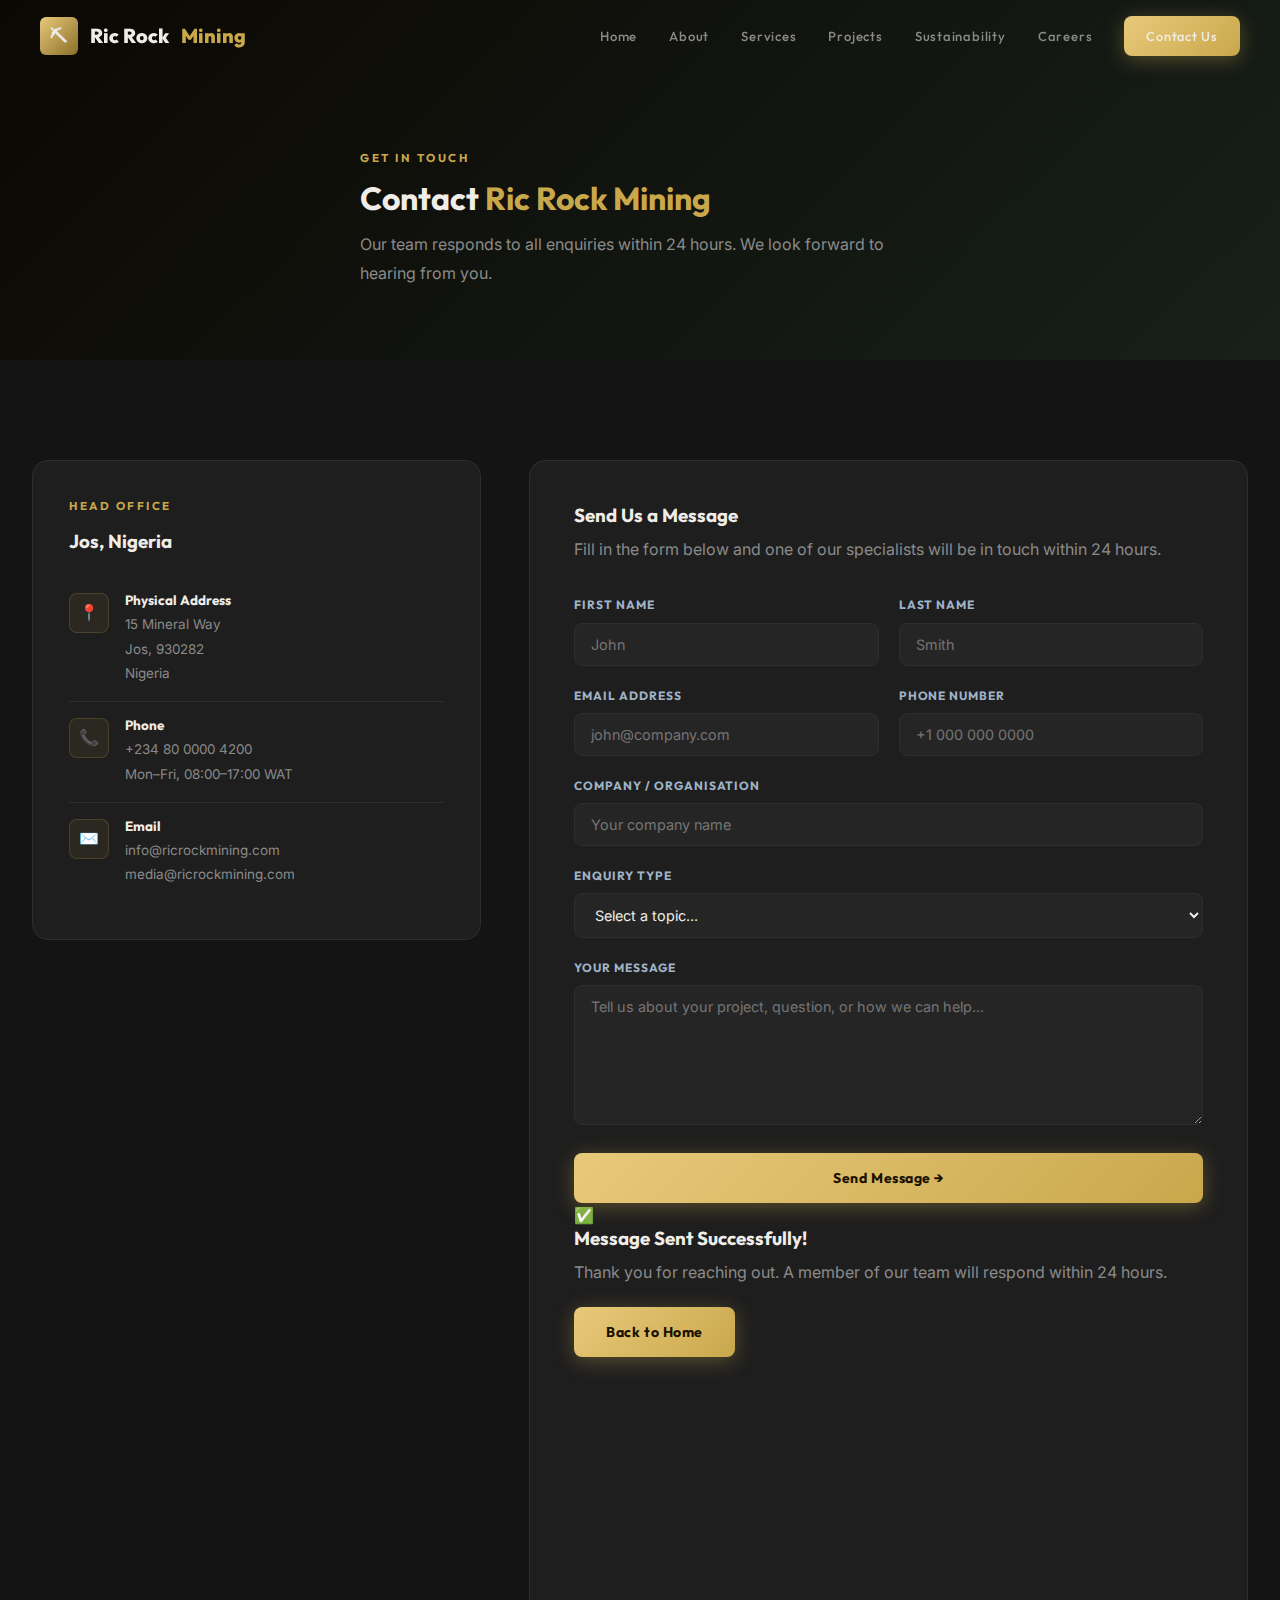
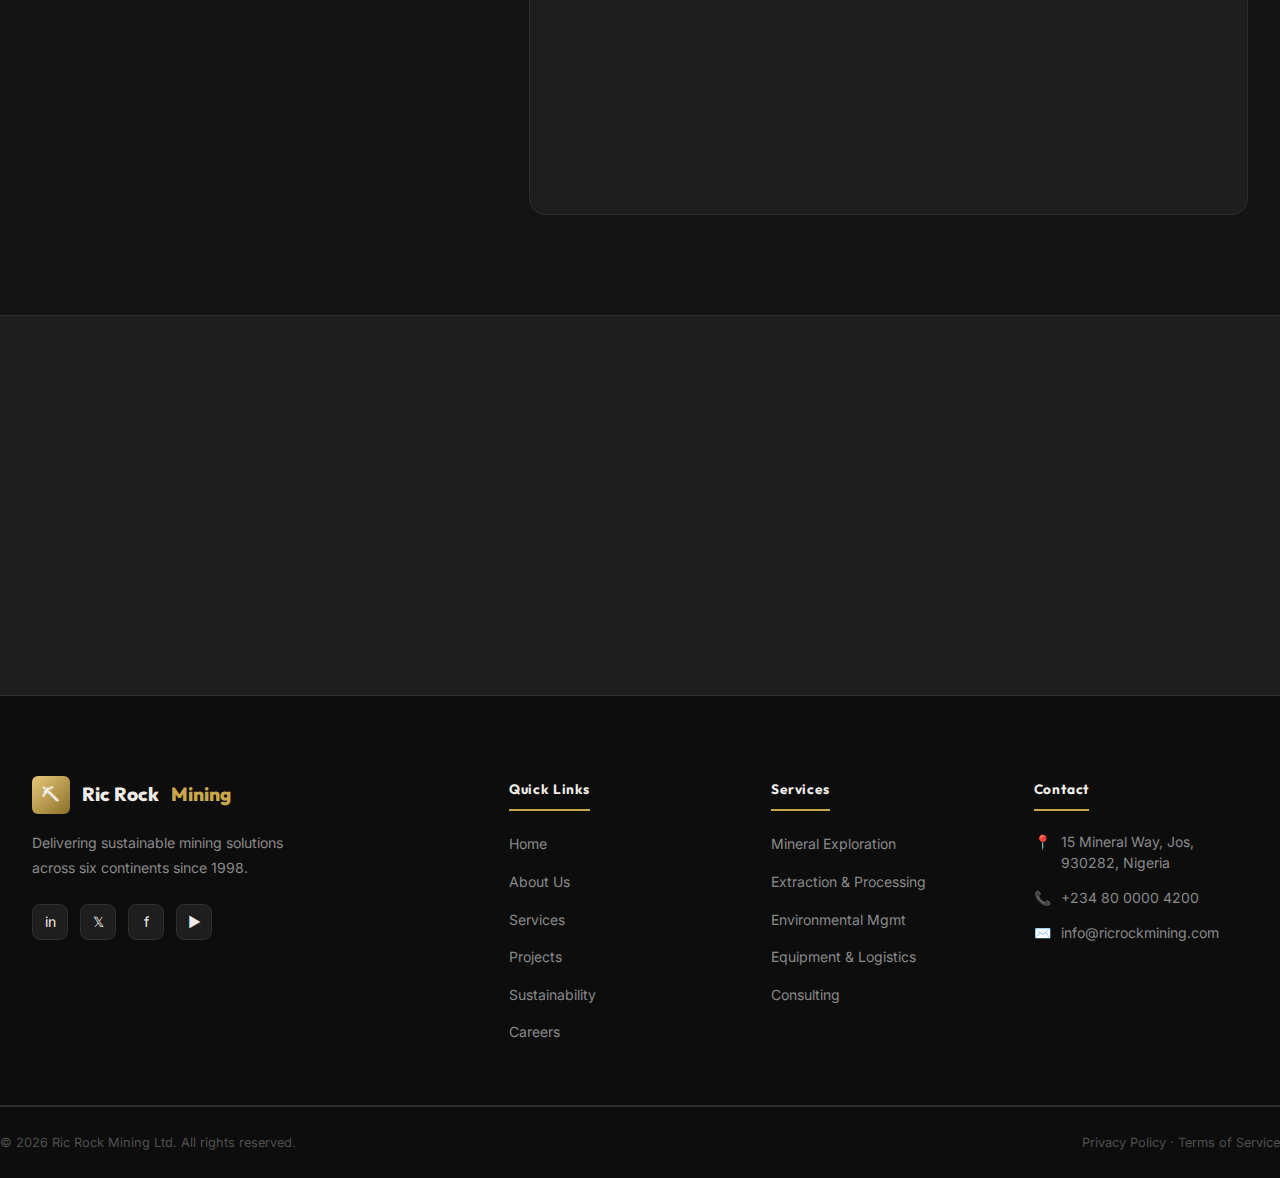
<file: contact.html>
<!DOCTYPE html>
<html lang="en">

<head>
    <meta charset="UTF-8" />
    <meta name="viewport" content="width=device-width, initial-scale=1.0" />
    <title>Contact Us — Ric Rock Mining Ltd</title>
    <meta name="description"
        content="Get in touch with Ric Rock Mining Ltd. Contact our offices, enquire about projects, or apply for a career opportunity." />
    <link rel="stylesheet" href="css/style.css" />
    <link rel="icon"
        href="data:image/svg+xml,<svg xmlns='http://www.w3.org/2000/svg' viewBox='0 0 32 32'><rect width='32' height='32' rx='6' fill='%23c9a84c'/><text y='24' x='5' font-size='22'>⛏</text></svg>" />
</head>

<body>

    <nav id="navbar">
        <a href="index.html" class="nav-logo">
            <div class="nav-logo-icon">⛏</div>Ric Rock <span>Mining</span>
        </a>
        <div class="nav-links">
            <a href="index.html">Home</a><a href="about.html">About</a><a href="services.html">Services</a>
            <a href="projects.html">Projects</a><a href="sustainability.html">Sustainability</a>
            <a href="careers.html">Careers</a>
            <a href="contact.html" class="btn btn-primary active" style="padding:10px 22px;font-size:0.8rem;">Contact
                Us</a>
        </div>
        <button class="nav-hamburger" id="hamburger" aria-label="Menu"><span></span><span></span><span></span></button>
    </nav>
    <div class="nav-mobile" id="mobileNav">
        <a href="index.html">Home</a><a href="about.html">About</a><a href="services.html">Services</a>
        <a href="projects.html">Projects</a><a href="sustainability.html">Sustainability</a>
        <a href="careers.html">Careers</a><a href="contact.html">Contact</a>
    </div>

    <div class="page-hero">
        <div class="bg"
            style="background-image:url('https://images.unsplash.com/photo-1518709268805-4e9042af9f23?auto=format&fit=crop&w=1920&q=80');">
        </div>
        <div class="container page-hero-content">
            <span class="section-tag">Get in Touch</span>
            <h1>Contact <span style="color:var(--clr-gold);">Ric Rock Mining</span></h1>
            <p style="margin-top:14px;max-width:560px;">Our team responds to all enquiries within 24 hours. We look
                forward to hearing from you.</p>
        </div>
    </div>

    <section class="section">
        <div class="container">
            <div class="contact-grid">
                <!-- LEFT: Info -->
                <div>
                    <div class="contact-info-card reveal-l">
                        <span class="section-tag" style="margin-bottom:16px;display:block;">Head Office</span>
                        <h3 style="margin-bottom:24px;">Jos, Nigeria</h3>
                        <div class="c-detail">
                            <div class="c-detail-ico">📍</div>
                            <div class="c-detail-txt">
                                <h4>Physical Address</h4>
                                <p>15 Mineral Way<br>Jos, 930282<br>Nigeria</p>
                            </div>
                        </div>
                        <div class="c-detail">
                            <div class="c-detail-ico">📞</div>
                            <div class="c-detail-txt">
                                <h4>Phone</h4>
                                <p>+234 80 0000 4200<br>Mon–Fri, 08:00–17:00 WAT</p>
                            </div>
                        </div>
                        <div class="c-detail">
                            <div class="c-detail-ico">✉️</div>
                            <div class="c-detail-txt">
                                <h4>Email</h4>
                                <p>info@ricrockmining.com<br>media@ricrockmining.com</p>
                            </div>
                        </div>
                    </div>

                    <div class="contact-info-card reveal-l" style="margin-bottom:24px;">
                        <span class="section-tag" style="margin-bottom:16px;display:block;">Regional Offices</span>
                        <div class="c-detail">
                            <div class="c-detail-ico">🇦🇺</div>
                            <div class="c-detail-txt">
                                <h4>Perth, Australia</h4>
                                <p>au@ricrockmining.com · +61 8 0000 4200</p>
                            </div>
                        </div>
                        <div class="c-detail">
                            <div class="c-detail-ico">🇬🇧</div>
                            <div class="c-detail-txt">
                                <h4>London, UK</h4>
                                <p>uk@ricrockmining.com · +44 20 7000 4200</p>
                            </div>
                        </div>
                        <div class="c-detail">
                            <div class="c-detail-ico">🇧🇷</div>
                            <div class="c-detail-txt">
                                <h4>São Paulo, Brazil</h4>
                                <p>br@ricrockmining.com · +55 11 0000 4200</p>
                            </div>
                        </div>
                    </div>

                    <!-- Social Media -->
                    <div class="contact-info-card reveal-l" style="margin-bottom:0;">
                        <span class="section-tag" style="margin-bottom:16px;display:block;">Follow Us</span>
                        <div style="display:flex;gap:12px;flex-wrap:wrap;">
                            <a href="#"
                                style="display:flex;align-items:center;gap:8px;padding:10px 16px;background:var(--clr-card);border:1px solid var(--clr-border);border-radius:var(--radius);font-size:0.82rem;color:var(--clr-text-muted);transition:var(--transition);"
                                onmouseover="this.style.borderColor='var(--clr-gold)'"
                                onmouseout="this.style.borderColor='var(--clr-border)'">
                                <span>in</span> LinkedIn
                            </a>
                            <a href="#"
                                style="display:flex;align-items:center;gap:8px;padding:10px 16px;background:var(--clr-card);border:1px solid var(--clr-border);border-radius:var(--radius);font-size:0.82rem;color:var(--clr-text-muted);transition:var(--transition);"
                                onmouseover="this.style.borderColor='var(--clr-gold)'"
                                onmouseout="this.style.borderColor='var(--clr-border)'">
                                <span>𝕏</span> Twitter / X
                            </a>
                            <a href="#"
                                style="display:flex;align-items:center;gap:8px;padding:10px 16px;background:var(--clr-card);border:1px solid var(--clr-border);border-radius:var(--radius);font-size:0.82rem;color:var(--clr-text-muted);transition:var(--transition);"
                                onmouseover="this.style.borderColor='var(--clr-gold)'"
                                onmouseout="this.style.borderColor='var(--clr-border)'">
                                <span>f</span> Facebook
                            </a>
                            <a href="#"
                                style="display:flex;align-items:center;gap:8px;padding:10px 16px;background:var(--clr-card);border:1px solid var(--clr-border);border-radius:var(--radius);font-size:0.82rem;color:var(--clr-text-muted);transition:var(--transition);"
                                onmouseover="this.style.borderColor='var(--clr-gold)'"
                                onmouseout="this.style.borderColor='var(--clr-border)'">
                                <span>▶</span> YouTube
                            </a>
                        </div>
                    </div>

                    <!-- Map -->
                    <div class="map-placeholder reveal-l">
                        <div class="map-grid"></div>
                        <div class="map-pin">📍</div>
                        <span class="map-lbl">Ric Rock HQ · Jos, Nigeria</span>
                    </div>
                </div>

                <!-- RIGHT: Form -->
                <div class="contact-form-card reveal-r">
                    <h3>Send Us a Message</h3>
                    <p>Fill in the form below and one of our specialists will be in touch within 24 hours.</p>

                    <form id="contactForm">
                        <div class="form-row">
                            <div class="form-group">
                                <label for="firstName">First Name</label>
                                <input type="text" id="firstName" name="firstName" placeholder="John" required />
                            </div>
                            <div class="form-group">
                                <label for="lastName">Last Name</label>
                                <input type="text" id="lastName" name="lastName" placeholder="Smith" required />
                            </div>
                        </div>
                        <div class="form-row">
                            <div class="form-group">
                                <label for="email">Email Address</label>
                                <input type="email" id="email" name="email" placeholder="john@company.com" required />
                            </div>
                            <div class="form-group">
                                <label for="phone">Phone Number</label>
                                <input type="tel" id="phone" name="phone" placeholder="+1 000 000 0000" />
                            </div>
                        </div>
                        <div class="form-group">
                            <label for="company">Company / Organisation</label>
                            <input type="text" id="company" name="company" placeholder="Your company name" />
                        </div>
                        <div class="form-group">
                            <label for="subject">Enquiry Type</label>
                            <select id="subject" name="subject" required>
                                <option value="" disabled selected>Select a topic...</option>
                                <option value="projects">Project Partnership</option>
                                <option value="services">Service Enquiry</option>
                                <option value="careers">Careers & Recruitment</option>
                                <option value="investor">Investor Relations</option>
                                <option value="media">Media & Press</option>
                                <option value="sustainability">ESG & Sustainability</option>
                                <option value="other">General Enquiry</option>
                            </select>
                        </div>
                        <div class="form-group">
                            <label for="message">Your Message</label>
                            <textarea id="message" name="message"
                                placeholder="Tell us about your project, question, or how we can help..."
                                required></textarea>
                        </div>
                        <button type="submit" class="btn btn-primary"
                            style="width:100%;justify-content:center;padding:16px;">Send Message →</button>
                    </form>

                    <div id="formSuccess" class="form-success">
                        <div class="success-icon">✅</div>
                        <h3>Message Sent Successfully!</h3>
                        <p>Thank you for reaching out. A member of our team will respond within 24 hours.</p>
                        <a href="index.html" class="btn btn-primary" style="margin-top:20px;">Back to Home</a>
                    </div>
                </div>
            </div>
        </div>
    </section>

    <!-- QUICK LINKS -->
    <section style="background:var(--clr-surface);border-top:1px solid var(--clr-border);padding:60px 0;">
        <div class="container">
            <div style="display:grid;grid-template-columns:repeat(3,1fr);gap:24px;" class="reveal">
                <div style="background:var(--clr-card);border:1px solid var(--clr-border);border-radius:var(--radius-lg);padding:28px;text-align:center;transition:var(--transition);"
                    onmouseover="this.style.borderColor='var(--clr-gold)'"
                    onmouseout="this.style.borderColor='var(--clr-border)'">
                    <div style="font-size:2rem;margin-bottom:12px;">💼</div>
                    <h4 style="margin-bottom:8px;">Investor Relations</h4>
                    <p style="font-size:0.875rem;margin-bottom:16px;">Access financial reports, ASX/JSE announcements,
                        and shareholder information.</p>
                    <a href="#" class="btn btn-outline" style="padding:10px 22px;font-size:0.8rem;">IR Portal →</a>
                </div>
                <div style="background:var(--clr-card);border:1px solid var(--clr-border);border-radius:var(--radius-lg);padding:28px;text-align:center;transition:var(--transition);"
                    onmouseover="this.style.borderColor='var(--clr-gold)'"
                    onmouseout="this.style.borderColor='var(--clr-border)'">
                    <div style="font-size:2rem;margin-bottom:12px;">📰</div>
                    <h4 style="margin-bottom:8px;">Media & Press</h4>
                    <p style="font-size:0.875rem;margin-bottom:16px;">Download our press kit, media releases, and
                        high-resolution imagery.</p>
                    <a href="#" class="btn btn-outline" style="padding:10px 22px;font-size:0.8rem;">Press Room →</a>
                </div>
                <div style="background:var(--clr-card);border:1px solid var(--clr-border);border-radius:var(--radius-lg);padding:28px;text-align:center;transition:var(--transition);"
                    onmouseover="this.style.borderColor='var(--clr-gold)'"
                    onmouseout="this.style.borderColor='var(--clr-border)'">
                    <div style="font-size:2rem;margin-bottom:12px;">🚨</div>
                    <h4 style="margin-bottom:8px;">Emergency / EthicsLine</h4>
                    <p style="font-size:0.875rem;margin-bottom:16px;">Report safety incidents or concerns anonymously
                        via our 24/7 EthicsLine.</p>
                    <a href="#" class="btn btn-outline" style="padding:10px 22px;font-size:0.8rem;">EthicsLine →</a>
                </div>
            </div>
        </div>
    </section>

    <footer>
        <div class="container">
            <div class="footer-grid">
                <div class="footer-brand">
                    <a href="index.html" class="nav-logo" style="font-size:1.2rem;">
                        <div class="nav-logo-icon">⛏</div>Ric Rock <span>Mining</span>
                    </a>
                    <p>Delivering sustainable mining solutions across six continents since 1998.</p>
                    <div class="footer-social">
                        <div class="soc-ico">in</div>
                        <div class="soc-ico">𝕏</div>
                        <div class="soc-ico">f</div>
                        <div class="soc-ico">▶</div>
                    </div>
                </div>
                <div class="footer-col">
                    <h4>Quick Links</h4>
                    <ul>
                        <li><a href="index.html">Home</a></li>
                        <li><a href="about.html">About Us</a></li>
                        <li><a href="services.html">Services</a></li>
                        <li><a href="projects.html">Projects</a></li>
                        <li><a href="sustainability.html">Sustainability</a></li>
                        <li><a href="careers.html">Careers</a></li>
                    </ul>
                </div>
                <div class="footer-col">
                    <h4>Services</h4>
                    <ul>
                        <li><a href="services.html">Mineral Exploration</a></li>
                        <li><a href="services.html">Extraction & Processing</a></li>
                        <li><a href="services.html">Environmental Mgmt</a></li>
                        <li><a href="services.html">Equipment & Logistics</a></li>
                        <li><a href="services.html">Consulting</a></li>
                    </ul>
                </div>
                <div class="footer-col">
                    <h4>Contact</h4>
                    <div class="ftr-contact"><span>📍</span><span>15 Mineral Way, Jos, 930282, Nigeria</span></div>
                    <div class="ftr-contact"><span>📞</span><span>+234 80 0000 4200</span></div>
                    <div class="ftr-contact"><span>✉️</span><span>info@ricrockmining.com</span></div>
                </div>
            </div>
        </div>
        <div style="border-top:1px solid var(--clr-border);">
            <div class="container footer-bottom">
                <p>© 2026 Ric Rock Mining Ltd. All rights reserved.</p>
                <p>Privacy Policy · Terms of Service</p>
            </div>
        </div>
    </footer>
    <script src="js/main.js"></script>
</body>

</html>
</file>
<file: css/style.css>
@import url('https://fonts.googleapis.com/css2?family=Outfit:wght@300;400;500;600;700;800;900&family=Inter:wght@300;400;500;600&display=swap');

:root {
  --clr-bg: #141414;
  --clr-surface: #1e1e1e;
  --clr-card: #252525;
  --clr-card-hover: #2d2d2d;
  --clr-border: #2e2e2e;
  --clr-gold: #c9a84c;
  --clr-gold-light: #e8c97a;
  --clr-gold-dark: #8a6f28;
  --clr-green: #1e3d2a;
  --clr-green-light: #3d7a54;
  --clr-steel: #7a8a9a;
  --clr-steel-light: #a0b4c8;
  --clr-text: #f0ede8;
  --clr-text-muted: #8a8a8a;
  --clr-text-dim: #505050;
  --font-heading: 'Outfit', sans-serif;
  --font-body: 'Inter', sans-serif;
  --radius: 8px;
  --radius-lg: 16px;
  --transition: 0.3s cubic-bezier(0.4, 0, 0.2, 1);
  --shadow: 0 4px 24px rgba(0,0,0,0.5);
  --shadow-gold: 0 4px 32px rgba(201,168,76,0.18);
}

*, *::before, *::after { box-sizing: border-box; margin: 0; padding: 0; }
html { scroll-behavior: smooth; }
body { font-family: var(--font-body); background: var(--clr-bg); color: var(--clr-text); line-height: 1.6; overflow-x: hidden; }
img { max-width: 100%; height: auto; display: block; }
a { color: inherit; text-decoration: none; }
button { cursor: pointer; border: none; background: none; font-family: inherit; }
ul { list-style: none; }

h1,h2,h3,h4,h5 { font-family: var(--font-heading); line-height: 1.15; }
p { color: var(--clr-text-muted); line-height: 1.8; }

.container { max-width: 1280px; margin: 0 auto; padding: 0 32px; }
.section { padding: 100px 0; }
.section-header { text-align: center; margin-bottom: 60px; }
.section-tag {
  display: inline-block; font-family: var(--font-heading); font-size: 0.72rem;
  font-weight: 700; letter-spacing: 0.22em; text-transform: uppercase;
  color: var(--clr-gold); margin-bottom: 12px;
}
.section-title { font-size: clamp(2rem,3.5vw,3rem); font-weight: 700; margin-bottom: 16px; }
.section-title span { color: var(--clr-gold); }
.section-subtitle { max-width: 600px; margin: 0 auto; font-size: 1.05rem; }
.gold-line { width: 56px; height: 3px; background: linear-gradient(90deg, var(--clr-gold), var(--clr-gold-dark)); margin: 20px auto 0; border-radius: 2px; }
.gold-line.left { margin-left: 0; }

/* BUTTONS */
.btn {
  display: inline-flex; align-items: center; gap: 8px; padding: 14px 32px;
  border-radius: var(--radius); font-family: var(--font-heading); font-size: 0.88rem;
  font-weight: 700; letter-spacing: 0.04em; transition: var(--transition); position: relative; overflow: hidden;
}
.btn-primary {
  background: linear-gradient(135deg, var(--clr-gold-light), var(--clr-gold));
  color: #1a1000; box-shadow: 0 4px 20px rgba(201,168,76,0.35);
}
.btn-primary:hover { transform: translateY(-2px); box-shadow: 0 8px 32px rgba(201,168,76,0.5); }
.btn-outline { border: 2px solid var(--clr-gold); color: var(--clr-gold); }
.btn-outline:hover { background: rgba(201,168,76,0.1); transform: translateY(-2px); }
.btn-green { background: linear-gradient(135deg, var(--clr-green-light), var(--clr-green)); color: #fff; }
.btn-green:hover { transform: translateY(-2px); box-shadow: 0 8px 24px rgba(61,122,84,0.4); }

/* NAVBAR */
#navbar {
  position: fixed; top: 0; left: 0; right: 0; z-index: 1000;
  padding: 0 40px; height: 72px; display: flex; align-items: center;
  justify-content: space-between; transition: all 0.4s ease;
}
#navbar.scrolled {
  background: rgba(12,12,12,0.97); backdrop-filter: blur(20px);
  border-bottom: 1px solid var(--clr-border); height: 64px;
}
.nav-logo { display: flex; align-items: center; gap: 12px; font-family: var(--font-heading); font-size: 1.25rem; font-weight: 800; }
.nav-logo-icon {
  width: 38px; height: 38px;
  background: linear-gradient(135deg, var(--clr-gold-light), var(--clr-gold-dark));
  border-radius: 6px; display: flex; align-items: center; justify-content: center; font-size: 1.1rem;
}
.nav-logo span { color: var(--clr-gold); }
.nav-links { display: flex; align-items: center; gap: 32px; }
.nav-links a {
  font-family: var(--font-heading); font-size: 0.82rem; font-weight: 500;
  letter-spacing: 0.06em; color: var(--clr-text-muted); transition: var(--transition); position: relative;
}
.nav-links a::after {
  content: ''; position: absolute; bottom: -4px; left: 0; width: 0;
  height: 2px; background: var(--clr-gold); transition: var(--transition);
}
.nav-links a:hover, .nav-links a.active { color: var(--clr-text); }
.nav-links a:hover::after, .nav-links a.active::after { width: 100%; }
.nav-hamburger { display: none; flex-direction: column; gap: 5px; padding: 8px; }
.nav-hamburger span { display: block; width: 22px; height: 2px; background: var(--clr-text); border-radius: 2px; transition: var(--transition); }
.nav-mobile {
  display: none; position: fixed; top: 64px; left: 0; right: 0;
  background: rgba(12,12,12,0.98); backdrop-filter: blur(20px);
  border-bottom: 1px solid var(--clr-border); padding: 28px 32px;
  flex-direction: column; gap: 4px; z-index: 999;
}
.nav-mobile.open { display: flex; }
.nav-mobile a { font-family: var(--font-heading); font-size: 0.95rem; color: var(--clr-text-muted); transition: var(--transition); padding: 12px 0; border-bottom: 1px solid var(--clr-border); }
.nav-mobile a:hover { color: var(--clr-gold); }

/* PAGE HERO (inner pages) */
.page-hero { height: 360px; display: flex; align-items: center; position: relative; overflow: hidden; }
.page-hero .bg { position: absolute; inset: 0; background-size: cover; background-position: center; filter: brightness(0.3); }
.page-hero::after { content: ''; position: absolute; inset: 0; background: linear-gradient(135deg, rgba(10,5,0,0.85) 0%, rgba(30,60,40,0.3) 100%); }
.page-hero-content { position: relative; z-index: 2; padding-top: 72px; }

/* HERO */
#hero { min-height: 100vh; display: flex; align-items: center; position: relative; overflow: hidden; }
.hero-bg {
  position: absolute; inset: 0;
  background-image: url('https://images.unsplash.com/photo-1518709268805-4e9042af9f23?auto=format&fit=crop&w=1920&q=80');
  background-size: cover; background-position: center; filter: brightness(0.28) saturate(0.7);
}
.hero-overlay { position: absolute; inset: 0; background: linear-gradient(135deg, rgba(10,5,0,0.92) 0%, rgba(20,30,10,0.7) 60%, rgba(0,15,25,0.5) 100%); }
.hero-grid { position: absolute; inset: 0; background-image: linear-gradient(rgba(201,168,76,0.03) 1px, transparent 1px), linear-gradient(90deg, rgba(201,168,76,0.03) 1px, transparent 1px); background-size: 80px 80px; }
.hero-content { position: relative; z-index: 2; max-width: 880px; padding-top: 80px; }
.hero-eyebrow { display: flex; align-items: center; gap: 14px; margin-bottom: 28px; }
.hero-eyebrow-line { width: 40px; height: 2px; background: var(--clr-gold); }
.hero-eyebrow span { font-family: var(--font-heading); font-size: 0.72rem; font-weight: 700; letter-spacing: 0.25em; text-transform: uppercase; color: var(--clr-gold); }
.hero-title { font-size: clamp(2.8rem,6vw,5.5rem); font-weight: 900; margin-bottom: 24px; line-height: 1.08; }
.hero-title .highlight { background: linear-gradient(135deg, var(--clr-gold-light), var(--clr-gold)); -webkit-background-clip: text; -webkit-text-fill-color: transparent; background-clip: text; }
.hero-sub { font-size: clamp(1rem,1.5vw,1.2rem); color: var(--clr-steel-light); max-width: 600px; margin-bottom: 44px; line-height: 1.8; }
.hero-actions { display: flex; gap: 16px; flex-wrap: wrap; margin-bottom: 60px; }
.hero-scroll { 
  position: absolute; bottom: 40px; left: 50%; transform: translateX(-50%); z-index: 2; display: flex; flex-direction: column; align-items: center; gap: 8px; color: var(--clr-text-dim); font-size: 0.65rem; letter-spacing: 0.18em; text-transform: uppercase; font-family: var(--font-heading); 
}
.scroll-mouse { 
  width: 22px; height: 36px; border: 2px solid var(--clr-border); border-radius: 12px; display: flex; justify-content: center; padding-top: 6px; 
}
.scroll-mouse::before { 
  content: ''; width: 4px; height: 8px; background: var(--clr-gold); border-radius: 2px; animation: scrollDot 1.6s ease-in-out infinite; 
}
@keyframes scrollDot { 
  0% { opacity: 1; transform: translateY(0); } 
  100% { opacity: 0; transform: translateY(10px); } 
}

/* STATS STRIP */
.stats-strip { background: var(--clr-surface); border-top: 1px solid var(--clr-border); border-bottom: 1px solid var(--clr-border); padding: 56px 0; }
.stats-grid { display: grid; grid-template-columns: repeat(4,1fr); }
.stat-item { text-align: center; padding: 20px 32px; position: relative; }
.stat-item:not(:last-child)::after { content: ''; position: absolute; right: 0; top: 15%; height: 70%; width: 1px; background: var(--clr-border); }
.stat-number { font-family: var(--font-heading); font-size: clamp(2.5rem,4vw,3.5rem); font-weight: 900; color: var(--clr-gold); line-height: 1; margin-bottom: 8px; }
.stat-label { font-size: 0.82rem; color: var(--clr-text-muted); text-transform: uppercase; letter-spacing: 0.07em; }

/* OVERVIEW */
.overview-grid { display: grid; grid-template-columns: 1fr 1fr; gap: 80px; align-items: center; }
.overview-image { position: relative; }
.overview-image img { width: 100%; height: 480px; object-fit: cover; border-radius: var(--radius-lg); }
.overview-badge { position: absolute; bottom: 24px; left: 24px; background: rgba(12,12,12,0.92); border: 1px solid var(--clr-gold); padding: 18px 24px; border-radius: var(--radius); text-align: center; }
.badge-num { font-family: var(--font-heading); font-size: 2rem; font-weight: 900; color: var(--clr-gold); }
.badge-lbl { font-size: 0.72rem; color: var(--clr-text-muted); margin-top: 2px; }
.overview-features { display: grid; grid-template-columns: 1fr 1fr; gap: 14px; margin-top: 32px; }
.ov-feature { display: flex; align-items: flex-start; gap: 12px; padding: 14px; background: var(--clr-surface); border: 1px solid var(--clr-border); border-radius: var(--radius); transition: var(--transition); }
.ov-feature:hover { border-color: rgba(201,168,76,0.4); transform: translateY(-2px); }
.ov-icon { font-size: 1.4rem; flex-shrink: 0; }
.ov-text h4 { font-size: 0.88rem; color: var(--clr-text); margin-bottom: 2px; }
.ov-text p { font-size: 0.78rem; color: var(--clr-text-muted); line-height: 1.4; }

/* SERVICES CARDS */
.services-bg { background: var(--clr-surface); }
.svc-grid { display: grid; grid-template-columns: repeat(3,1fr); gap: 24px; }
.svc-card { background: var(--clr-card); border: 1px solid var(--clr-border); border-radius: var(--radius-lg); padding: 32px; transition: var(--transition); position: relative; overflow: hidden; }
.svc-card::before { content: ''; position: absolute; top: 0; left: 0; right: 0; height: 3px; background: linear-gradient(90deg, var(--clr-gold), var(--clr-green-light)); transform: scaleX(0); transition: var(--transition); }
.svc-card:hover { border-color: rgba(201,168,76,0.5); transform: translateY(-6px); box-shadow: var(--shadow-gold); }
.svc-card:hover::before { transform: scaleX(1); }
.svc-icon { width: 60px; height: 60px; background: rgba(201,168,76,0.08); border: 1px solid rgba(201,168,76,0.25); border-radius: var(--radius); display: flex; align-items: center; justify-content: center; font-size: 1.6rem; margin-bottom: 20px; transition: var(--transition); }
.svc-card:hover .svc-icon { background: rgba(201,168,76,0.18); box-shadow: 0 0 20px rgba(201,168,76,0.2); }
.svc-card h3 { font-size: 1.15rem; color: var(--clr-text); margin-bottom: 12px; }
.svc-card p { font-size: 0.875rem; line-height: 1.75; }
.svc-link { display: inline-flex; align-items: center; gap: 6px; margin-top: 20px; font-family: var(--font-heading); font-size: 0.78rem; font-weight: 700; color: var(--clr-gold); letter-spacing: 0.05em; transition: var(--transition); }
.svc-link:hover { gap: 10px; }

/* SUSTAIN HIGHLIGHT */
.sustain-hl { position: relative; overflow: hidden; }
.sustain-hl .bg { position: absolute; inset: 0; background-image: url('https://images.unsplash.com/photo-1441974231531-c6227db76b6e?auto=format&fit=crop&w=1920&q=80'); background-size: cover; background-position: center; filter: brightness(0.12) saturate(0.5); }
.sustain-hl .overlay { position: absolute; inset: 0; background: linear-gradient(90deg, rgba(14,22,14,0.97) 45%, rgba(20,40,25,0.88) 100%); }
.sustain-grid { position: relative; z-index: 2; display: grid; grid-template-columns: 1fr 1fr; gap: 80px; align-items: center; }
.sustain-content p { margin-top: 20px; }
.pillars { display: flex; flex-direction: column; gap: 14px; margin-top: 32px; }
.pillar { display: flex; align-items: center; gap: 16px; padding: 16px 20px; background: rgba(255,255,255,0.04); border: 1px solid rgba(201,168,76,0.18); border-radius: var(--radius); transition: var(--transition); }
.pillar:hover { background: rgba(255,255,255,0.07); border-color: rgba(201,168,76,0.4); }
.pillar-ico { font-size: 1.4rem; }
.pillar-info h4 { font-size: 0.92rem; color: var(--clr-text); margin-bottom: 2px; }
.pillar-info p { font-size: 0.8rem; }
.sustain-stats { display: grid; grid-template-columns: 1fr 1fr; gap: 20px; }
.ss-card { background: rgba(255,255,255,0.04); border: 1px solid rgba(201,168,76,0.18); border-radius: var(--radius-lg); padding: 36px 24px; text-align: center; transition: var(--transition); }
.ss-card:hover { background: rgba(255,255,255,0.08); border-color: var(--clr-gold); }
.ss-num { font-family: var(--font-heading); font-size: 2.8rem; font-weight: 900; color: var(--clr-gold); margin-bottom: 8px; }

/* TESTIMONIALS */
.testi-grid { display: grid; grid-template-columns: repeat(3,1fr); gap: 24px; }
.testi-card { background: var(--clr-surface); border: 1px solid var(--clr-border); border-radius: var(--radius-lg); padding: 32px; transition: var(--transition); }
.testi-card:hover { border-color: rgba(201,168,76,0.35); transform: translateY(-4px); }
.testi-stars { color: var(--clr-gold); font-size: 0.9rem; margin-bottom: 16px; }
.testi-quote { font-style: italic; line-height: 1.8; margin-bottom: 28px; }
.testi-author { display: flex; align-items: center; gap: 12px; }
.testi-avatar { width: 44px; height: 44px; border-radius: 50%; background: linear-gradient(135deg, var(--clr-gold-dark), var(--clr-green-light)); display: flex; align-items: center; justify-content: center; font-family: var(--font-heading); font-weight: 700; font-size: 0.9rem; flex-shrink: 0; }
.testi-info h4 { font-size: 0.9rem; color: var(--clr-text); }
.testi-info span { font-size: 0.78rem; color: var(--clr-text-muted); }

/* FOOTER */
footer { background: #0d0d0d; border-top: 1px solid var(--clr-border); padding: 80px 0 0; }
.footer-grid { display: grid; grid-template-columns: 2fr 1fr 1fr 1fr; gap: 48px; margin-bottom: 60px; }
.footer-brand p { margin-top: 16px; font-size: 0.88rem; max-width: 280px; }
.footer-social { display: flex; gap: 12px; margin-top: 24px; }
.soc-ico { width: 36px; height: 36px; background: var(--clr-surface); border: 1px solid var(--clr-border); border-radius: var(--radius); display: flex; align-items: center; justify-content: center; font-size: 0.88rem; transition: var(--transition); cursor: pointer; }
.soc-ico:hover { background: var(--clr-gold); border-color: var(--clr-gold); color: #1a0a00; }
.footer-col h4 { font-size: 0.85rem; color: var(--clr-text); margin-bottom: 20px; letter-spacing: 0.06em; padding-bottom: 12px; border-bottom: 2px solid var(--clr-gold); display: inline-block; }
.footer-col ul { display: flex; flex-direction: column; gap: 12px; }
.footer-col ul li a { font-size: 0.875rem; color: var(--clr-text-muted); transition: var(--transition); }
.footer-col ul li a:hover { color: var(--clr-gold); padding-left: 6px; }
.ftr-contact { display: flex; gap: 10px; align-items: flex-start; margin-bottom: 14px; }
.ftr-contact span { font-size: 0.875rem; color: var(--clr-text-muted); line-height: 1.5; }
.footer-bottom { border-top: 1px solid var(--clr-border); padding: 24px 0; display: flex; justify-content: space-between; align-items: center; }
.footer-bottom p { font-size: 0.8rem; color: var(--clr-text-dim); }

/* ABOUT PAGE */
.mv-grid { display: grid; grid-template-columns: 1fr 1fr; gap: 32px; }
.mv-card { background: var(--clr-surface); border: 1px solid var(--clr-border); border-radius: var(--radius-lg); padding: 40px; position: relative; overflow: hidden; }
.mv-card::before { content: ''; position: absolute; top: 0; left: 0; right: 0; height: 4px; }
.mv-card.mission::before { background: linear-gradient(90deg, var(--clr-gold), var(--clr-gold-dark)); }
.mv-card.vision::before { background: linear-gradient(90deg, var(--clr-green-light), var(--clr-green)); }
.mv-icon { font-size: 2.4rem; margin-bottom: 18px; }
.mv-card h3 { margin-bottom: 14px; }

/* TIMELINE */
.timeline { position: relative; padding: 20px 0; }
.timeline::before { content: ''; position: absolute; left: 50%; top: 0; bottom: 0; width: 2px; background: linear-gradient(to bottom, var(--clr-gold), var(--clr-green-light)); transform: translateX(-50%); }
.tl-item { display: flex; justify-content: flex-end; padding-right: calc(50% + 48px); margin-bottom: 48px; position: relative; }
.tl-item:nth-child(even) { justify-content: flex-start; padding-right: 0; padding-left: calc(50% + 48px); }
.tl-item::after { content: ''; position: absolute; left: 50%; top: 22px; width: 14px; height: 14px; background: var(--clr-gold); border: 3px solid var(--clr-bg); border-radius: 50%; transform: translateX(-50%); z-index: 2; }
.tl-card { background: var(--clr-surface); border: 1px solid var(--clr-border); border-radius: var(--radius-lg); padding: 24px 28px; max-width: 380px; transition: var(--transition); }
.tl-card:hover { border-color: rgba(201,168,76,0.4); }
.tl-year { font-family: var(--font-heading); font-size: 0.7rem; font-weight: 700; color: var(--clr-gold); letter-spacing: 0.12em; text-transform: uppercase; margin-bottom: 8px; }
.tl-card h4 { color: var(--clr-text); margin-bottom: 8px; }
.tl-card p { font-size: 0.875rem; }

/* TEAM */
.team-grid { display: grid; grid-template-columns: repeat(4,1fr); gap: 24px; }
.team-card { background: var(--clr-surface); border: 1px solid var(--clr-border); border-radius: var(--radius-lg); overflow: hidden; transition: var(--transition); }
.team-card:hover { border-color: rgba(201,168,76,0.4); transform: translateY(-5px); }
.team-img { height: 220px; overflow: hidden; background: linear-gradient(135deg, #1e2a1e, #2a2015); display: flex; align-items: center; justify-content: center; font-size: 4.5rem; }
.team-img img { width: 100%; height: 100%; object-fit: cover; transition: transform 0.4s; }
.team-card:hover .team-img img { transform: scale(1.05); }
.team-info { padding: 20px; }
.team-info h4 { color: var(--clr-text); margin-bottom: 4px; }
.team-role { font-size: 0.78rem; color: var(--clr-gold); font-family: var(--font-heading); font-weight: 700; text-transform: uppercase; letter-spacing: 0.05em; margin-bottom: 8px; }
.team-info p { font-size: 0.82rem; }

/* VALUES */
.values-grid { display: grid; grid-template-columns: repeat(4,1fr); gap: 24px; }
.val-card { background: var(--clr-surface); border: 1px solid var(--clr-border); border-radius: var(--radius-lg); padding: 36px 28px; text-align: center; transition: var(--transition); }
.val-card:hover { border-color: rgba(201,168,76,0.4); transform: translateY(-5px); background: var(--clr-card); }
.val-icon { font-size: 2.5rem; margin-bottom: 16px; }
.val-card h3 { font-size: 1.05rem; margin-bottom: 12px; }
.val-card p { font-size: 0.875rem; }

/* SERVICES PAGE */
.svc-section { display: grid; grid-template-columns: 1fr 1fr; gap: 80px; align-items: center; padding: 80px 0; border-bottom: 1px solid var(--clr-border); }
.svc-section:last-child { border-bottom: none; }
.svc-section.reverse .svc-sec-img { order: -1; }
.svc-sec-img { border-radius: var(--radius-lg); overflow: hidden; aspect-ratio: 4/3; }
.svc-sec-img img { width: 100%; height: 100%; object-fit: cover; transition: transform 0.5s; }
.svc-sec-img:hover img { transform: scale(1.04); }
.svc-big-icon { width: 70px; height: 70px; background: rgba(201,168,76,0.08); border: 1px solid rgba(201,168,76,0.25); border-radius: var(--radius-lg); display: flex; align-items: center; justify-content: center; font-size: 2rem; margin-bottom: 24px; }
.svc-features { margin-top: 24px; display: flex; flex-direction: column; gap: 10px; }
.svc-feat { display: flex; align-items: center; gap: 10px; font-size: 0.88rem; color: var(--clr-text-muted); }
.svc-feat::before { content: '▶'; color: var(--clr-gold); font-size: 0.5rem; flex-shrink: 0; }

/* PROJECTS PAGE */
.proj-filter { display: flex; gap: 12px; justify-content: center; flex-wrap: wrap; margin-bottom: 48px; }
.filter-btn { padding: 10px 26px; border-radius: 50px; font-family: var(--font-heading); font-size: 0.8rem; font-weight: 700; letter-spacing: 0.05em; background: var(--clr-surface); border: 1px solid var(--clr-border); color: var(--clr-text-muted); transition: var(--transition); cursor: pointer; }
.filter-btn.active, .filter-btn:hover { background: var(--clr-gold); border-color: var(--clr-gold); color: #1a1000; }
.proj-grid { display: grid; grid-template-columns: repeat(3,1fr); gap: 24px; }
.proj-card { background: var(--clr-surface); border: 1px solid var(--clr-border); border-radius: var(--radius-lg); overflow: hidden; transition: var(--transition); }
.proj-card:hover { transform: translateY(-5px); border-color: rgba(201,168,76,0.5); box-shadow: var(--shadow-gold); }
.proj-card.hidden { display: none; }
.proj-img { height: 220px; overflow: hidden; position: relative; }
.proj-img img { width: 100%; height: 100%; object-fit: cover; transition: transform 0.4s; }
.proj-card:hover .proj-img img { transform: scale(1.06); }
.proj-badge { position: absolute; top: 14px; left: 14px; padding: 4px 12px; border-radius: 50px; font-family: var(--font-heading); font-size: 0.7rem; font-weight: 700; background: rgba(12,12,12,0.88); border: 1px solid var(--clr-gold); color: var(--clr-gold); }
.proj-status { position: absolute; top: 14px; right: 14px; padding: 4px 12px; border-radius: 50px; font-family: var(--font-heading); font-size: 0.7rem; font-weight: 700; }
.status-active { background: rgba(30,61,42,0.9); color: #7de09a; border: 1px solid var(--clr-green-light); }
.status-done { background: rgba(50,50,50,0.9); color: #999; border: 1px solid #555; }
.proj-info { padding: 22px 24px; }
.proj-loc { font-size: 0.75rem; color: var(--clr-gold); font-family: var(--font-heading); font-weight: 700; letter-spacing: 0.06em; margin-bottom: 8px; display: flex; align-items: center; gap: 4px; }
.proj-info h3 { font-size: 1rem; color: var(--clr-text); margin-bottom: 10px; }
.proj-info p { font-size: 0.84rem; }

/* SUSTAINABILITY PAGE */
.env-grid { display: grid; grid-template-columns: repeat(3,1fr); gap: 24px; }
.env-card { background: var(--clr-surface); border: 1px solid var(--clr-border); border-radius: var(--radius-lg); padding: 32px; transition: var(--transition); }
.env-card:hover { border-color: var(--clr-green-light); transform: translateY(-4px); }
.env-icon { font-size: 2rem; margin-bottom: 16px; }
.env-card h3 { font-size: 1.05rem; margin-bottom: 12px; }
.env-card p { font-size: 0.875rem; }
.esg-grid { display: grid; grid-template-columns: repeat(3,1fr); gap: 32px; }
.esg-card { background: var(--clr-card); border: 1px solid var(--clr-border); border-radius: var(--radius-lg); padding: 44px 32px; text-align: center; transition: var(--transition); }
.esg-card:hover { transform: translateY(-5px); }
.esg-card.env:hover { border-color: var(--clr-green-light); }
.esg-card.soc:hover { border-color: var(--clr-gold); }
.esg-card.gov:hover { border-color: var(--clr-steel-light); }
.esg-letter { font-family: var(--font-heading); font-size: 4.5rem; font-weight: 900; line-height: 1; margin-bottom: 8px; }
.c-env { color: var(--clr-green-light); }
.c-soc { color: var(--clr-gold); }
.c-gov { color: var(--clr-steel-light); }
.esg-card h3 { font-size: 1rem; margin-bottom: 16px; }
.esg-card p { font-size: 0.875rem; }
.safety-grid { display: grid; grid-template-columns: 1fr 1fr; gap: 80px; align-items: center; }
.safety-img { border-radius: var(--radius-lg); overflow: hidden; }
.safety-img img { width: 100%; height: 420px; object-fit: cover; }
.safety-stats { display: flex; flex-direction: column; gap: 18px; margin-top: 32px; }
.safety-stat { display: flex; align-items: center; gap: 20px; padding: 20px; background: var(--clr-surface); border: 1px solid var(--clr-border); border-radius: var(--radius); transition: var(--transition); }
.safety-stat:hover { border-color: var(--clr-gold); }
.sf-num { font-family: var(--font-heading); font-size: 2rem; font-weight: 900; color: var(--clr-gold); min-width: 80px; }
.sf-info h4 { color: var(--clr-text); font-size: 0.9rem; margin-bottom: 3px; }
.sf-info p { font-size: 0.8rem; }
.comm-grid { display: grid; grid-template-columns: repeat(3,1fr); gap: 24px; }
.comm-card { background: var(--clr-surface); border: 1px solid var(--clr-border); border-radius: var(--radius-lg); overflow: hidden; transition: var(--transition); }
.comm-card:hover { transform: translateY(-4px); border-color: var(--clr-gold); }
.comm-img { height: 180px; overflow: hidden; background: linear-gradient(135deg, #1e2a1e, #2a2015); display: flex; align-items: center; justify-content: center; font-size: 3.5rem; }
.comm-img img { width: 100%; height: 100%; object-fit: cover; }
.comm-info { padding: 22px; }
.comm-info h4 { color: var(--clr-text); margin-bottom: 8px; }
.comm-info p { font-size: 0.875rem; }

/* CAREERS PAGE */
.culture-grid { display: grid; grid-template-columns: 1fr 1fr; gap: 80px; align-items: center; }
.culture-img { border-radius: var(--radius-lg); overflow: hidden; }
.culture-img img { width: 100%; height: 440px; object-fit: cover; }
.culture-pts { display: flex; flex-direction: column; gap: 0; margin-top: 28px; }
.cp { display: flex; align-items: flex-start; gap: 14px; padding: 16px 0; border-bottom: 1px solid var(--clr-border); }
.cp:last-child { border-bottom: none; }
.cp-ico { font-size: 1.3rem; flex-shrink: 0; margin-top: 2px; }
.cp-txt h4 { font-size: 0.9rem; color: var(--clr-text); margin-bottom: 3px; }
.cp-txt p { font-size: 0.82rem; }
.benefits-grid { display: grid; grid-template-columns: repeat(4,1fr); gap: 24px; }
.ben-card { background: var(--clr-surface); border: 1px solid var(--clr-border); border-radius: var(--radius-lg); padding: 28px; text-align: center; transition: var(--transition); }
.ben-card:hover { border-color: rgba(201,168,76,0.4); transform: translateY(-4px); }
.ben-icon { font-size: 2rem; margin-bottom: 12px; }
.ben-card h4 { font-size: 0.9rem; margin-bottom: 8px; }
.ben-card p { font-size: 0.82rem; }
.job-card { background: var(--clr-surface); border: 1px solid var(--clr-border); border-radius: var(--radius-lg); padding: 24px 32px; display: flex; justify-content: space-between; align-items: center; margin-bottom: 16px; transition: var(--transition); }
.job-card:hover { border-color: rgba(201,168,76,0.5); transform: translateX(5px); }
.job-info h4 { color: var(--clr-text); margin-bottom: 8px; }
.job-meta { display: flex; gap: 20px; }
.job-tag { font-size: 0.78rem; color: var(--clr-text-muted); display: flex; align-items: center; gap: 4px; }
.job-type { padding: 3px 12px; border-radius: 50px; font-family: var(--font-heading); font-size: 0.7rem; font-weight: 700; background: rgba(201,168,76,0.1); border: 1px solid rgba(201,168,76,0.3); color: var(--clr-gold); }
.careers-cta-sec { text-align: center; padding: 100px 0; background: linear-gradient(135deg, var(--clr-surface) 0%, rgba(30,61,42,0.25) 100%); }
.careers-cta-sec p { max-width: 500px; margin: 16px auto 36px; }

/* CONTACT PAGE */
.contact-grid { display: grid; grid-template-columns: 1fr 1.6fr; gap: 48px; }
.contact-info-card { background: var(--clr-surface); border: 1px solid var(--clr-border); border-radius: var(--radius-lg); padding: 36px; margin-bottom: 24px; }
.c-detail { display: flex; align-items: flex-start; gap: 16px; padding: 16px 0; border-bottom: 1px solid var(--clr-border); }
.c-detail:last-child { border-bottom: none; }
.c-detail-ico { width: 40px; height: 40px; background: rgba(201,168,76,0.08); border: 1px solid rgba(201,168,76,0.2); border-radius: var(--radius); display: flex; align-items: center; justify-content: center; font-size: 1rem; flex-shrink: 0; }
.c-detail-txt h4 { font-size: 0.84rem; color: var(--clr-text); margin-bottom: 4px; }
.c-detail-txt p { font-size: 0.84rem; }
.contact-form-card { background: var(--clr-surface); border: 1px solid var(--clr-border); border-radius: var(--radius-lg); padding: 44px; }
.contact-form-card h3 { margin-bottom: 8px; }
.contact-form-card > p { margin-bottom: 32px; }
.form-row { display: grid; grid-template-columns: 1fr 1fr; gap: 20px; }
.form-group { margin-bottom: 20px; }
.form-group label { display: block; font-family: var(--font-heading); font-size: 0.75rem; font-weight: 700; color: var(--clr-steel-light); letter-spacing: 0.08em; text-transform: uppercase; margin-bottom: 8px; }
.form-group input, .form-group textarea, .form-group select { width: 100%; background: var(--clr-card); border: 1px solid var(--clr-border); border-radius: var(--radius); padding: 12px 16px; color: var(--clr-text); font-family: var(--font-body); font-size: 0.9rem; transition: var(--transition); outline: none; }
.form-group input:focus, .form-group textarea:focus, .form-group select:focus { border-color: var(--clr-gold); box-shadow: 0 0 0 3px rgba(201,168,76,0.1); }
.form-group textarea { min-height: 140px; resize: vertical; }
.form-group select option { background: var(--clr-card); }
.map-placeholder { background: var(--clr-surface); border: 1px solid var(--clr-border); border-radius: var(--radius-lg); height: 260px; display: flex; flex-direction: column; align-items: center; justify-content: center; gap: 10px; color: var(--clr-text-muted); margin-top: 24px; position: relative; overflow: hidden; }
.map-grid { position: absolute; inset: 0; background-image: linear-gradient(rgba(201,168,76,0.04) 1px, transparent 1px), linear-gradient(90deg, rgba(201,168,76,0.04) 1px, transparent 1px); background-size: 40px 40px; }
.map-pin { font-size: 2.5rem; position: relative; z-index: 1; animation: bounce 2s ease-in-out infinite; }
.map-lbl { font-size: 0.84rem; position: relative; z-index: 1; }
@keyframes bounce { 0%,100% { transform: translateY(0); } 50% { transform: translateY(-8px); } }

/* SCROLL REVEAL */
.reveal { opacity: 0; transform: translateY(32px); transition: opacity 0.7s ease, transform 0.7s ease; }
.reveal.visible { opacity: 1; transform: translateY(0); }
.reveal-l { opacity: 0; transform: translateX(-32px); transition: opacity 0.7s ease, transform 0.7s ease; }
.reveal-l.visible { opacity: 1; transform: translateX(0); }
.reveal-r { opacity: 0; transform: translateX(32px); transition: opacity 0.7s ease, transform 0.7s ease; }
.reveal-r.visible { opacity: 1; transform: translateX(0); }
.d1 { transition-delay: 0.08s; } .d2 { transition-delay: 0.16s; } .d3 { transition-delay: 0.24s; } .d4 { transition-delay: 0.32s; } .d5 { transition-delay: 0.4s; }

/* RESPONSIVE */
@media (max-width: 1024px) {
  .footer-grid { grid-template-columns: 1fr 1fr; } .team-grid { grid-template-columns: repeat(2,1fr); } .values-grid { grid-template-columns: repeat(2,1fr); } .benefits-grid { grid-template-columns: repeat(2,1fr); }
}
@media (max-width: 768px) {
  .container { padding: 0 20px; } .section { padding: 72px 0; }
  #navbar { padding: 0 20px; } .nav-links, .nav-links .btn { display: none; } .nav-hamburger { display: flex; }
  .stats-grid { grid-template-columns: repeat(2,1fr); } .stat-item:nth-child(2)::after { display: none; }
  .overview-grid, .sustain-grid, .mv-grid, .safety-grid, .culture-grid, .contact-grid, .svc-section { grid-template-columns: 1fr; gap: 40px; }
  .svc-section.reverse .svc-sec-img { order: 0; }
  .svc-grid { grid-template-columns: 1fr 1fr; } .testi-grid { grid-template-columns: 1fr; } .proj-grid { grid-template-columns: repeat(2,1fr); }
  .env-grid, .esg-grid, .comm-grid { grid-template-columns: 1fr; } .timeline::before { left: 20px; }
  .tl-item, .tl-item:nth-child(even) { justify-content: flex-start; padding-left: 52px; padding-right: 0; }
  .tl-item::after, .tl-item:nth-child(even)::after { left: 20px; }
  .team-grid { grid-template-columns: repeat(2,1fr); } .footer-grid { grid-template-columns: 1fr; }
  .hero-title { font-size: clamp(2rem,8vw,3rem); }
}
@media (max-width: 480px) {
  .svc-grid, .proj-grid { grid-template-columns: 1fr; } .form-row { grid-template-columns: 1fr; } .team-grid, .values-grid, .benefits-grid { grid-template-columns: 1fr; }
}
</file>
